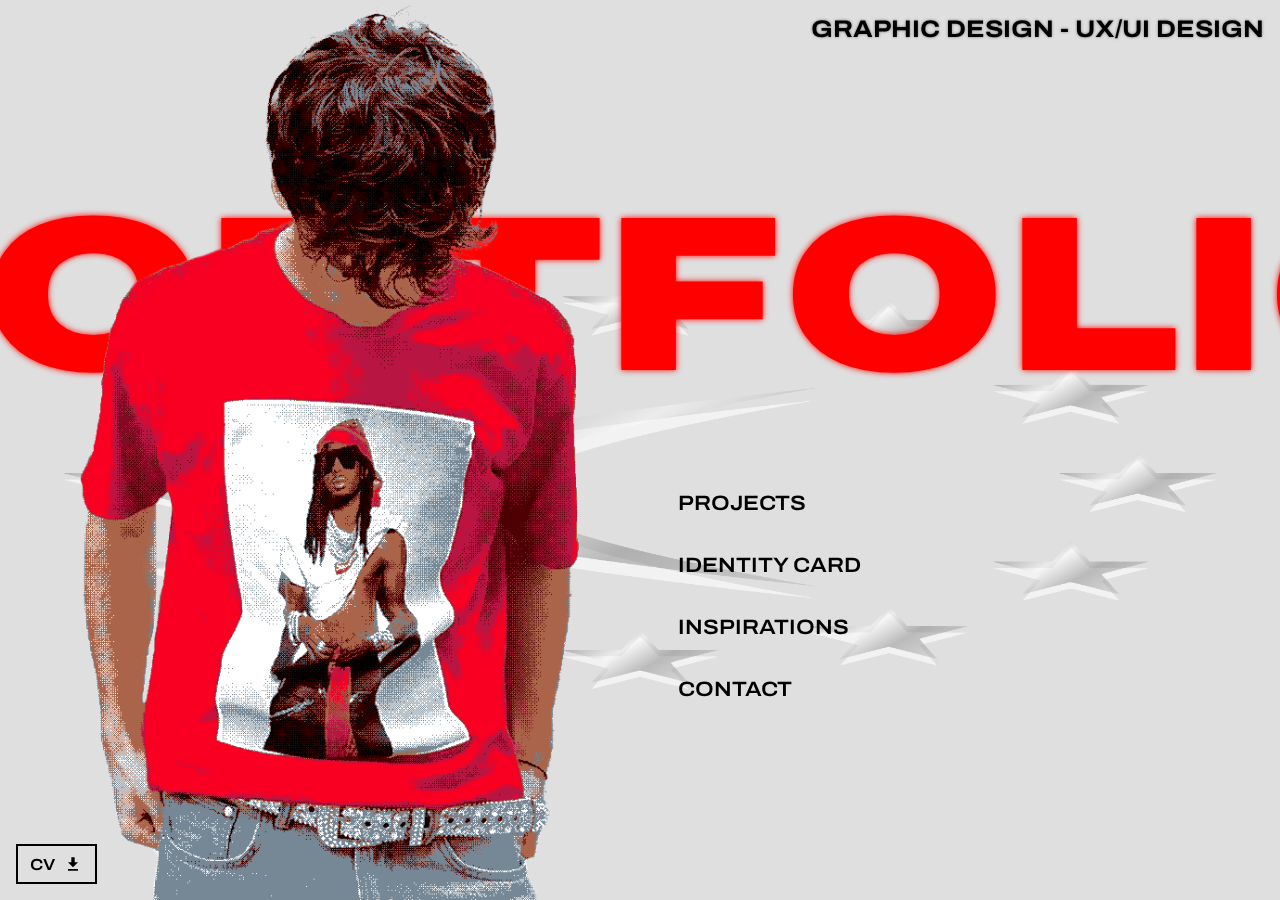
<file: index.html>
<!DOCTYPE html>
<html lang="en">
  <head>
    <meta charset="UTF-8" />
    <meta name="viewport" content="width=device-width, initial-scale=1.0" />
    <title>Sommary</title>

    <link rel="preconnect" href="https://fonts.googleapis.com" />
    <link rel="preconnect" href="https://fonts.gstatic.com" crossorigin />
    <link
      href="https://fonts.googleapis.com/css2?family=Google+Sans+Code:wght@300..800&display=swap"
      rel="stylesheet"
    />

    <link rel="preconnect" href="https://fonts.googleapis.com" />
    <link rel="preconnect" href="https://fonts.gstatic.com" crossorigin />
    <link
      href="https://fonts.googleapis.com/css2?family=Montserrat:ital,wght@0,100..900;1,100..900&display=swap"
      rel="stylesheet"
    />

    <link rel="preconnect" href="https://fonts.googleapis.com" />
    <link rel="preconnect" href="https://fonts.gstatic.com" crossorigin />
    <link
      href="https://fonts.googleapis.com/css2?family=Goldman:wght@400;700&display=swap"
      rel="stylesheet"
    />

    <link rel="preconnect" href="https://fonts.googleapis.com" />
    <link rel="preconnect" href="https://fonts.gstatic.com" crossorigin />
    <link
      href="https://fonts.googleapis.com/css2?family=Archivo:ital,wdth,wght@0,62..125,100..900;1,62..125,100..900&display=swap"
      rel="stylesheet"
    />

    <link rel="stylesheet" href="./assets/css/accueil.css" />
  </head>
  <body>
    <!-- Div de fond avec texte -->
    <div class="background-text">
      <h1 class="backTitle">Portfolio</h1>
    </div>

    <section>
      <div class="couverture">
        <a href="./assets/doc/cv-final.pdf" class="cv" download
          >CV
          <svg xmlns="http://www.w3.org/2000/svg" viewBox="0 0 24 24">
            <!-- Icône de téléchargement -->
            <path d="M12 16l-6-6h4V4h4v6h4l-6 6zm-6 2h12v2H6v-2z" />
          </svg>
        </a>
      </div>

      <nav>
        <h1>Graphic design - UX/UI design</h1>
        <div class="boutonNav">
          <a href="projets.html">projects</a>
          <a href="card.html">identity card</a>
          <a href="">inspirations</a>
          <a href="contact.html">contact</a>
        </div>
      </nav>
    </section>
  </body>
</html>
</file>
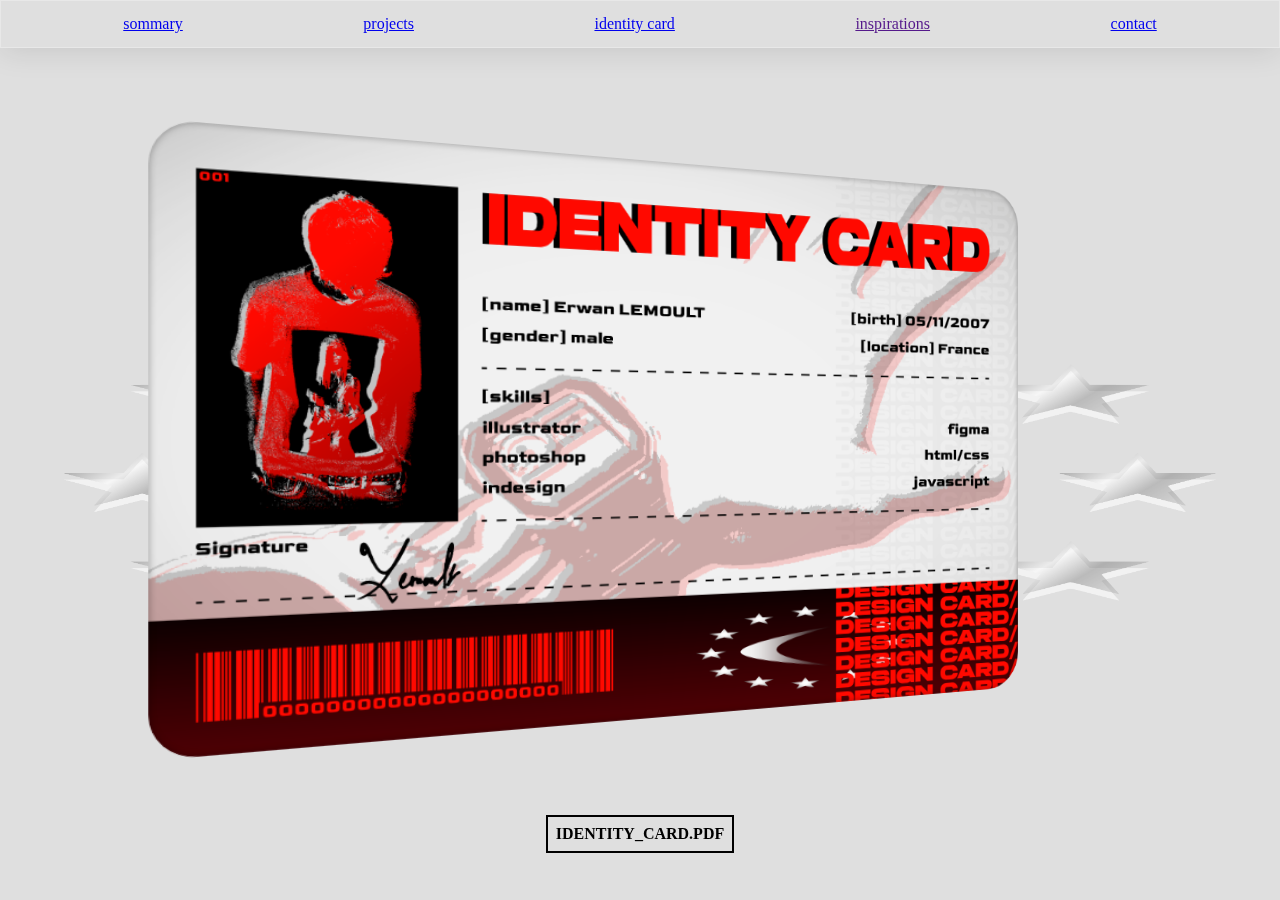
<file: card.html>
<!DOCTYPE html>
<html lang="en">
  <head>
    <meta charset="UTF-8" />
    <meta name="viewport" content="width=device-width, initial-scale=1.0" />
    <title>Identity card</title>

    <link rel="preconnect" href="https://fonts.googleapis.com" />
    <link rel="preconnect" href="https://fonts.gstatic.com" crossorigin />
    <link
      href="https://fonts.googleapis.com/css2?family=Archivo:ital,wdth,wght@0,62..125,100..900;1,62..125,100..900&display=swap"
      rel="stylesheet"
    />

    <link rel="stylesheet" href="./assets/css/card.css" />
  </head>
  <body>
    <div class="background"></div>
    <header>
      <a href="acceuil.html">sommary</a>
      <a href="projets.html">projects</a>
      <a href="card.html">identity card</a>
      <a href="">inspirations</a>
      <a href="contact.html">contact</a>
    </header>

    <div class="card">
      <div class="card-inner">
        <div class="card-front"></div>
        <div class="card-back"></div>
      </div>
    </div>
    <a id="card" href="./assets/doc/identity_card.pdf" target="_blank"
      >identity_card.pdf</a
    >
    <script src="./assets/js/card.js" defer></script>
  </body>
</html>
</file>
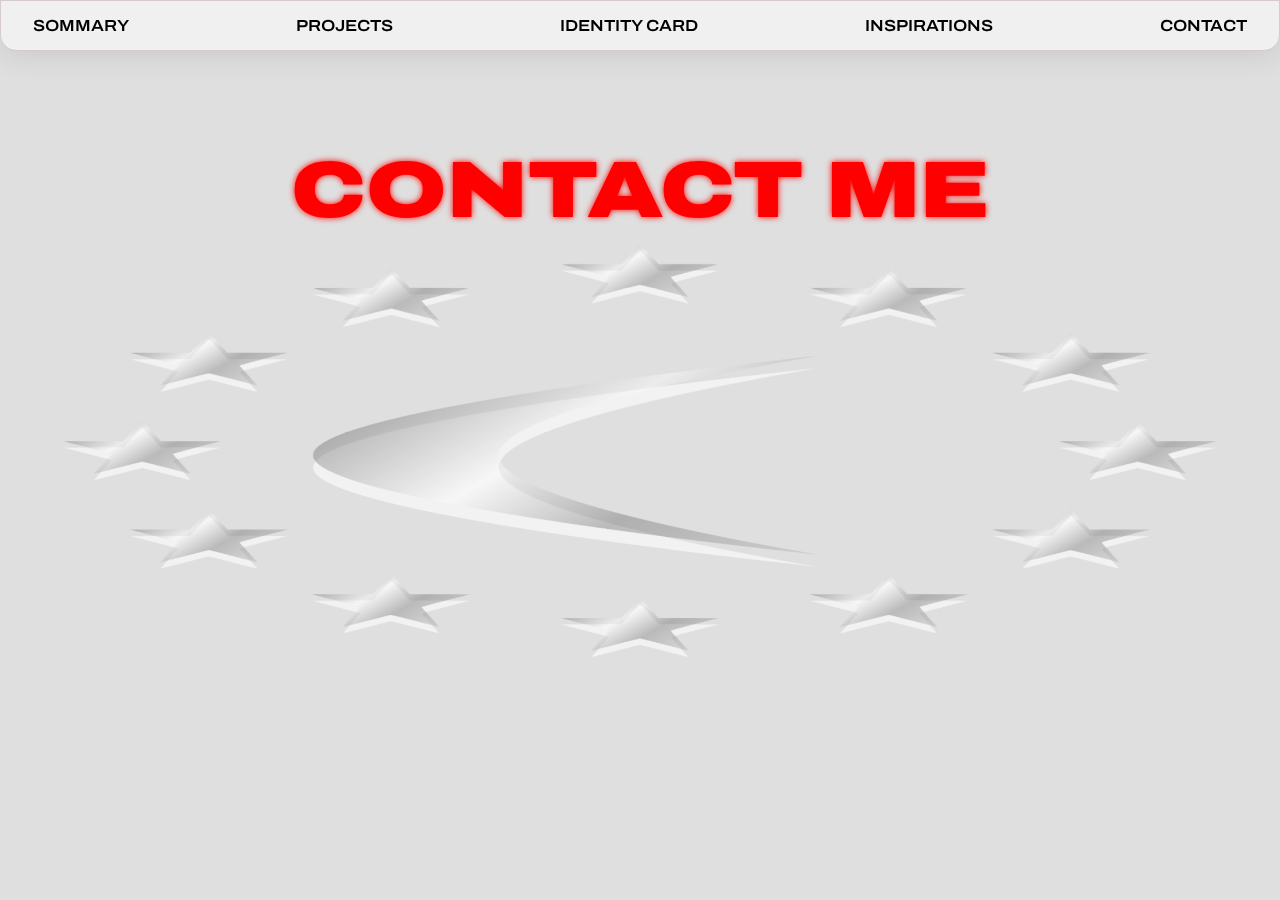
<file: contact.html>
<!doctype html>
<html lang="en">
  <head>
    <meta charset="UTF-8" />
    <meta name="viewport" content="width=device-width, initial-scale=1.0" />
    <title>Contact</title>

    <link rel="preconnect" href="https://fonts.googleapis.com" />
    <link rel="preconnect" href="https://fonts.gstatic.com" crossorigin />
    <link
      href="https://fonts.googleapis.com/css2?family=Archivo:ital,wdth,wght@0,62..125,100..900;1,62..125,100..900&display=swap"
      rel="stylesheet"
    />

    <link rel="stylesheet" href="./assets/css/contact.css" />
  </head>
  <body>
    <div class="background"></div>

    <header>
      <a href="index.html">sommary</a>
      <a href="projets.html">projects</a>
      <a href="card.html">identity card</a>
      <a href="">inspirations</a>
      <a href="contact.html">contact</a>
    </header>
<h1>Contact me</h1>
    <section>
        <div class="links">
            <div>
                
            </div>
        </div>

      <div></div>
    </section>
  </body>
</html>
</file>
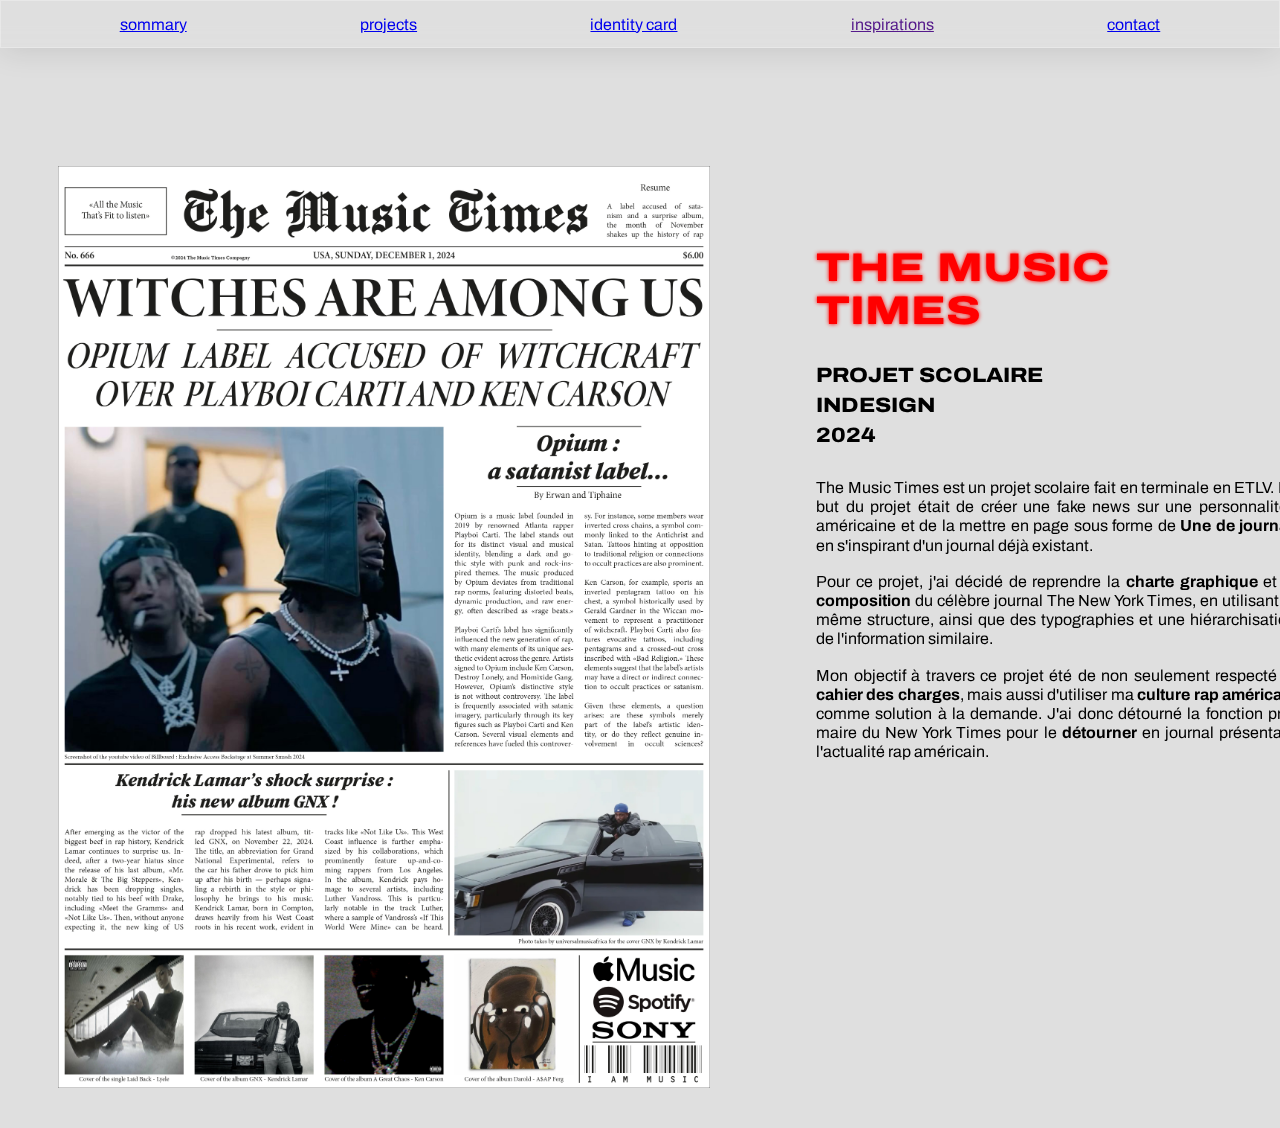
<file: assets/projects.page/journal.html>
<!doctype html>
<html lang="en">
  <head>
    <meta charset="UTF-8" />
    <meta name="viewport" content="width=device-width, initial-scale=1.0" />
    <title>Document</title>

    <link rel="preconnect" href="https://fonts.googleapis.com" />
    <link rel="preconnect" href="https://fonts.gstatic.com" crossorigin />
    <link
      href="https://fonts.googleapis.com/css2?family=Archivo:ital,wdth,wght@0,62..125,100..900;1,62..125,100..900&display=swap"
      rel="stylesheet"
    />

    <link rel="stylesheet" href="./css/journal.css" />
  </head>
  <body>
    <header>
      <a href="/index.html">sommary</a>
      <a href="/projets.html">projects</a>
      <a href="/card.html">identity card</a>
      <a href="">inspirations</a>
      <a href="/contact.html">contact</a>
    </header>

    <section>
      <div id="picture">
        <div><img src="./img/page de j.jpg" alt="" /></div>
      </div>
      <div id="text">
        <h1>The Music Times</h1>
        <h3>Projet scolaire</h3>
        <h3>Indesign</h3>
        <h3>2024</h3>
        <div>
          <p>
            The Music Times est un projet scolaire fait en terminale en ETLV. Le
            but du projet était de créer une fake news sur une personnalités
            américaine et de la mettre en page sous forme de
            <span class="bold">Une de journal</span>, en s'inspirant d'un
            journal déjà existant.
          </p>
          <br />
          <p>
            Pour ce projet, j'ai décidé de reprendre la
            <span class="bold">charte graphique</span> et la
            <span class="bold">composition</span> du célèbre journal The New
            York Times, en utilisant la même structure, ainsi que des
            typographies et une hiérarchisation de l'information similaire.
          </p>
          <br />
          <p>
            Mon objectif à travers ce projet été de non seulement respecté le
            <span class="bold">cahier des charges</span>, mais aussi d'utiliser
            ma <span class="bold">culture rap américain</span> comme solution à
            la demande. J'ai donc détourné la fonction primaire du New York
            Times pour le <span class="bold">détourner</span> en journal
            présentant l'actualité rap américain.
          </p>
        </div>
        <div class="imageText">
          <div class="cover"></div>
          <div class="cover"></div>
        </div>
      </div>
    </section>
  </body>
</html>
</file>
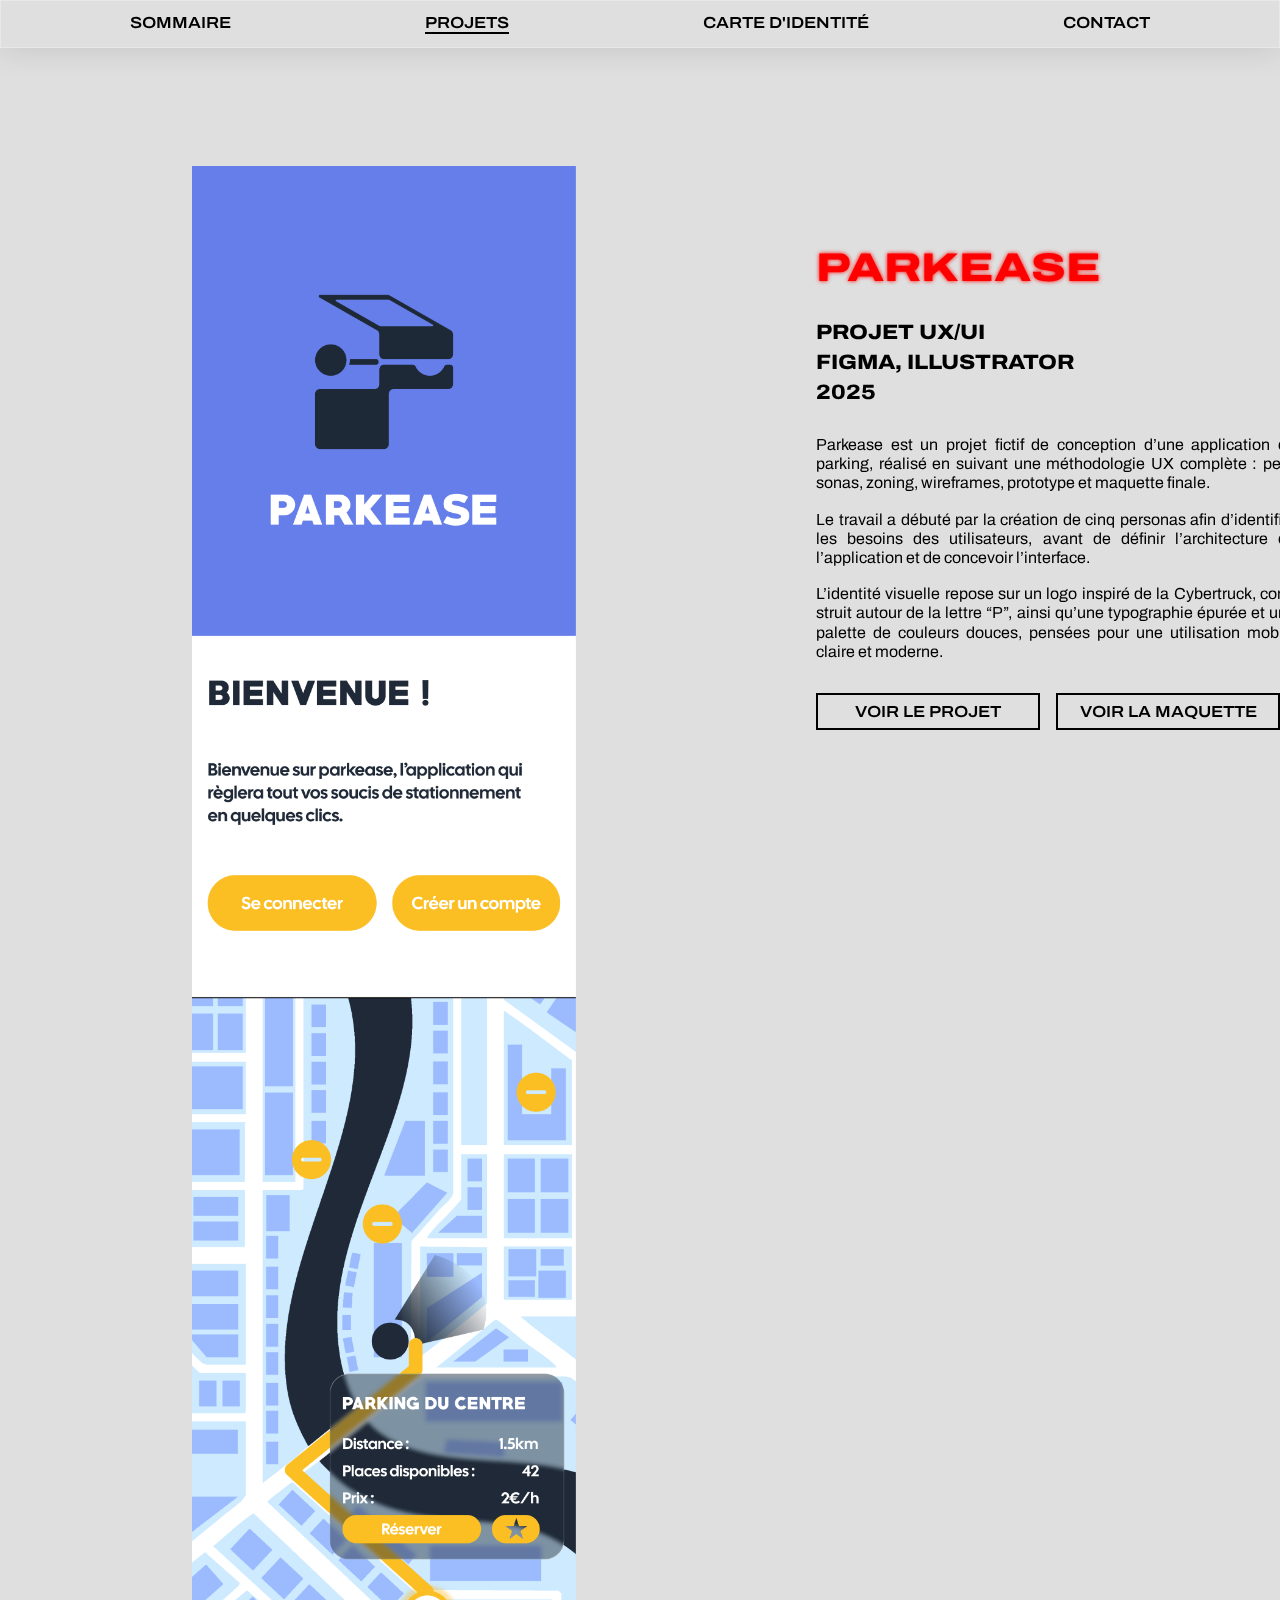
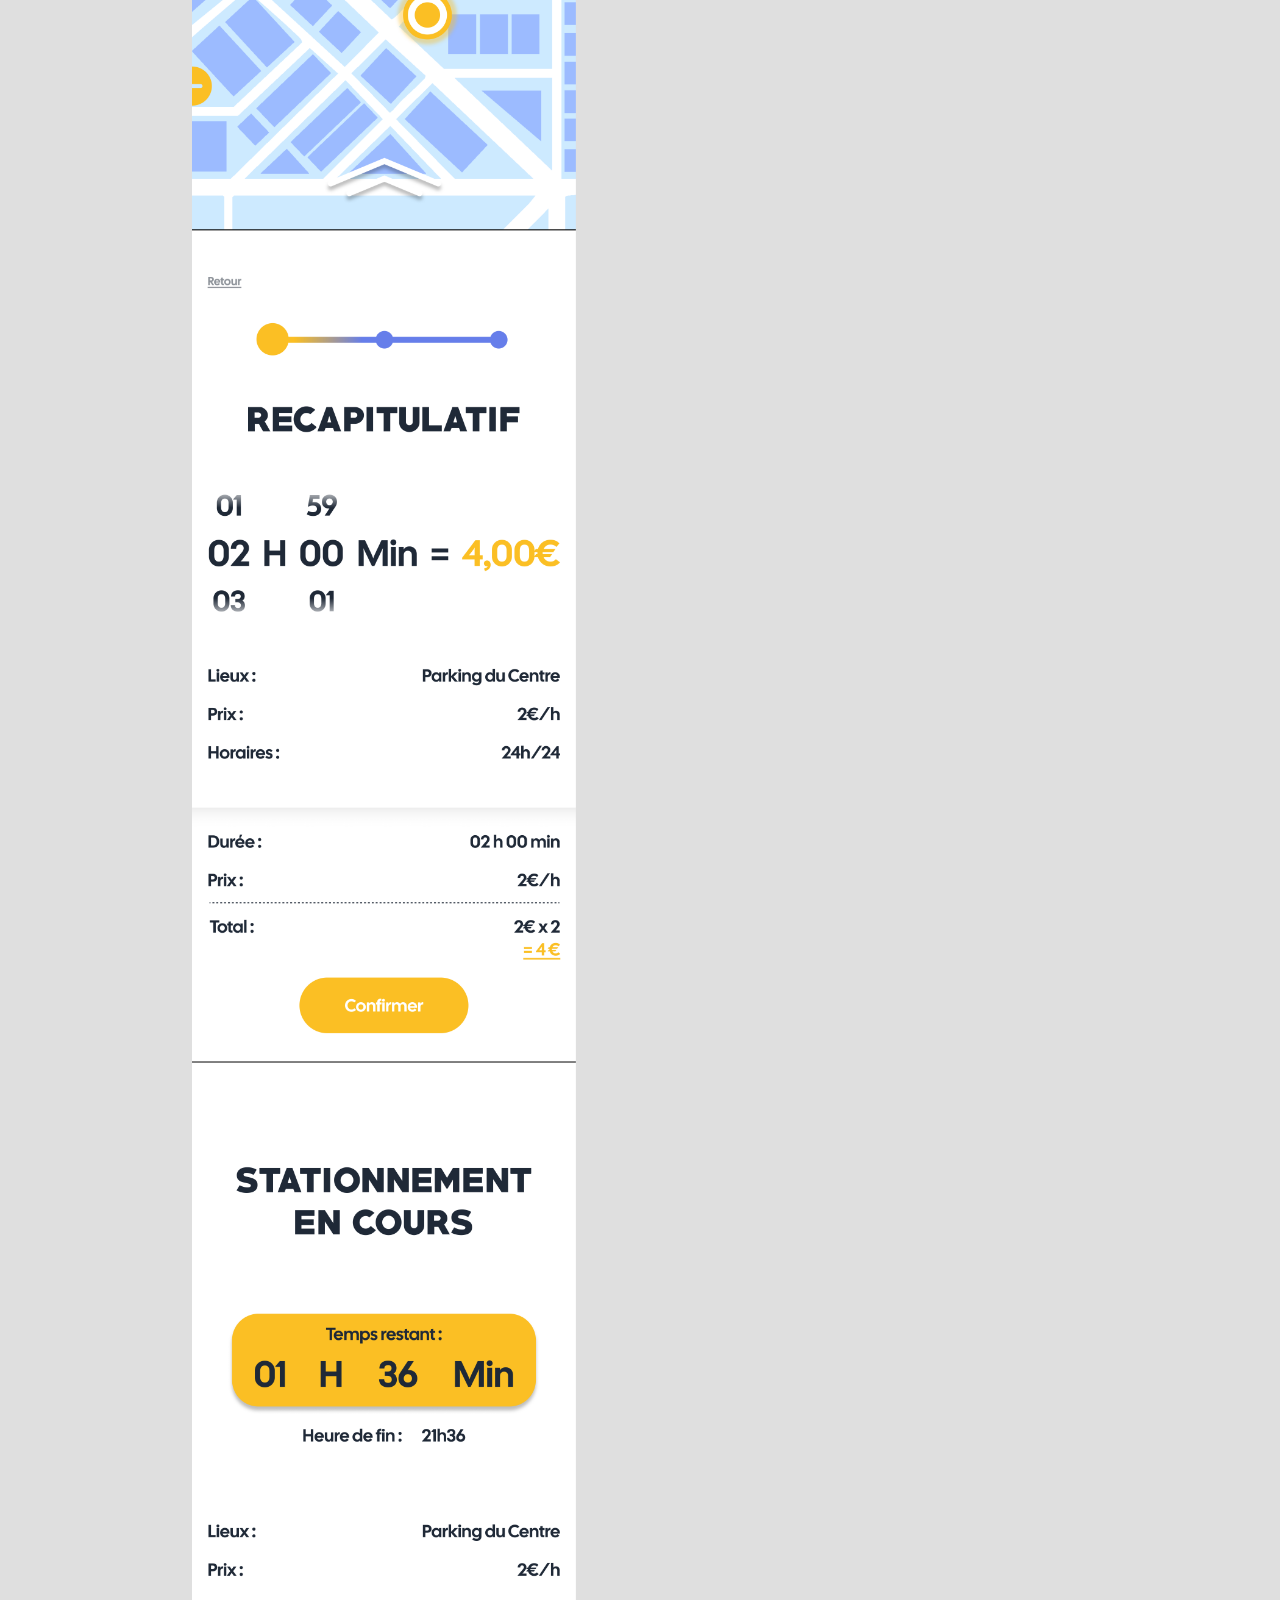
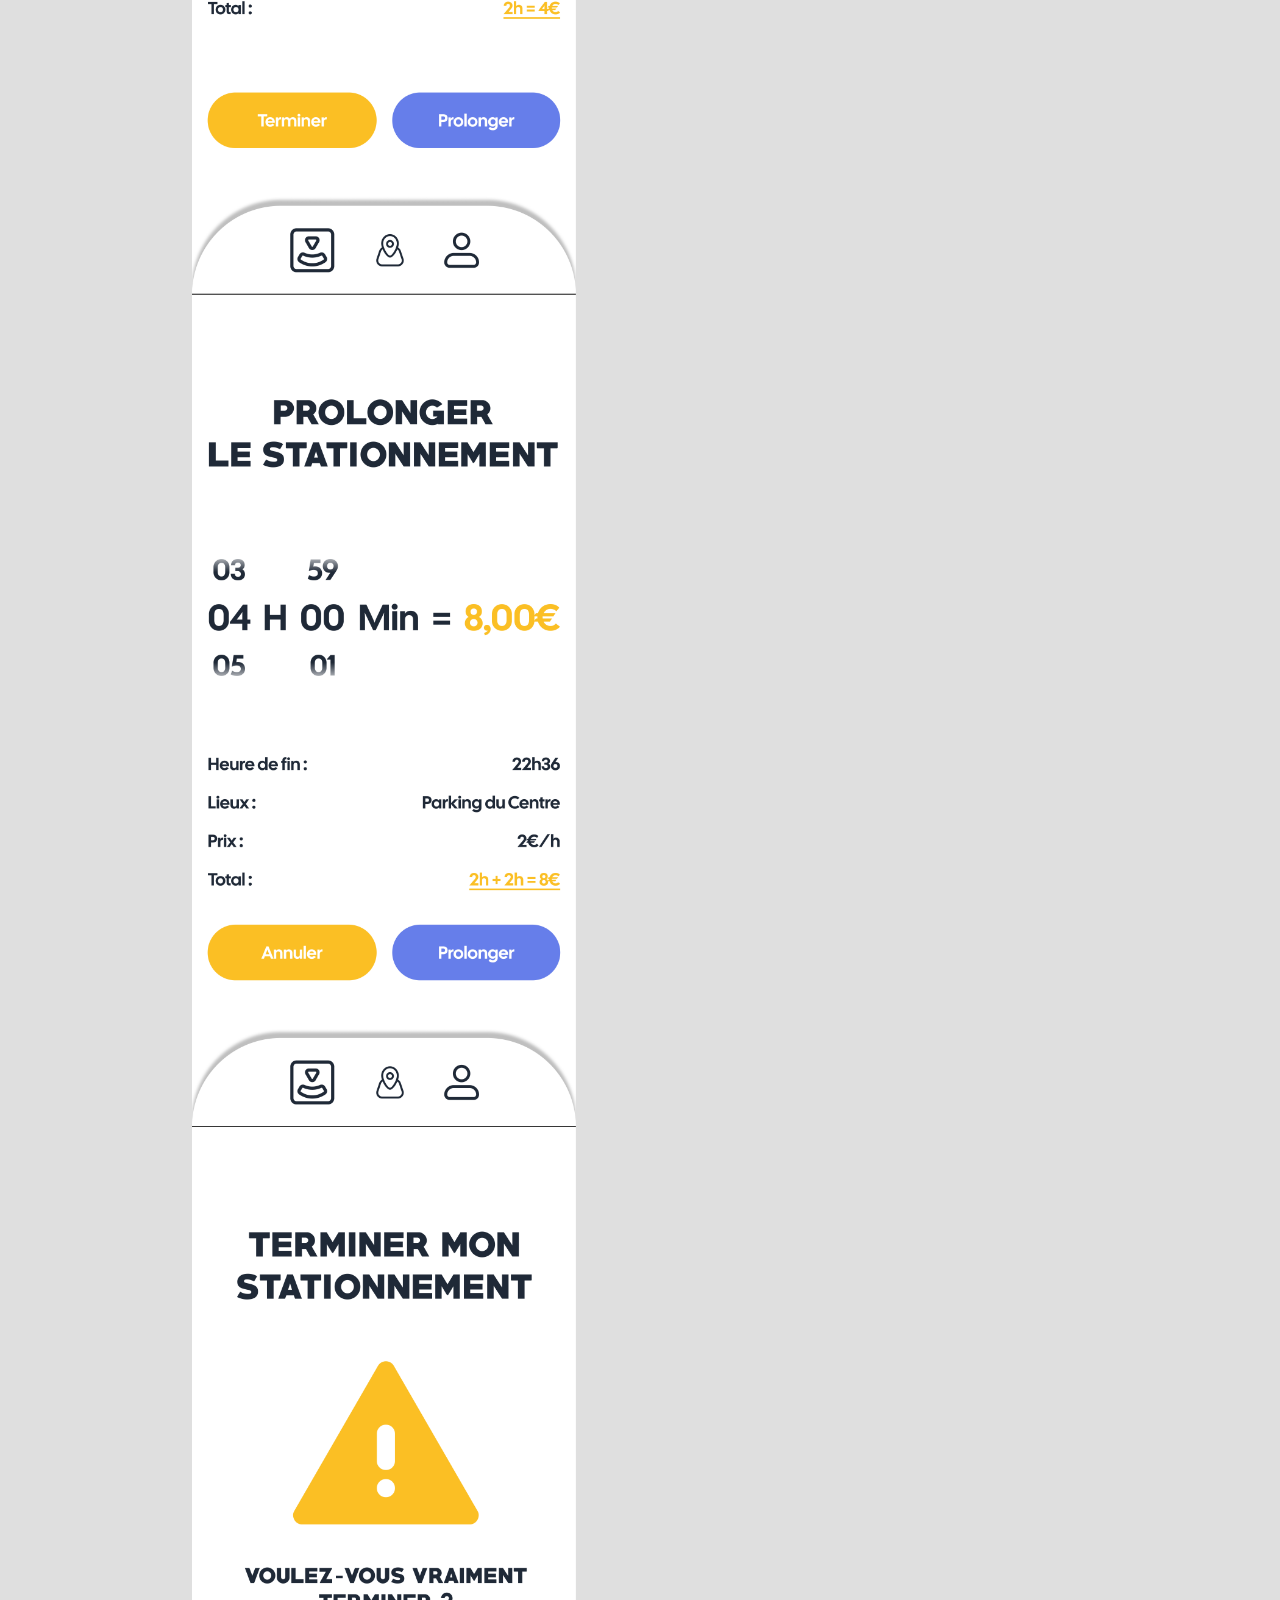
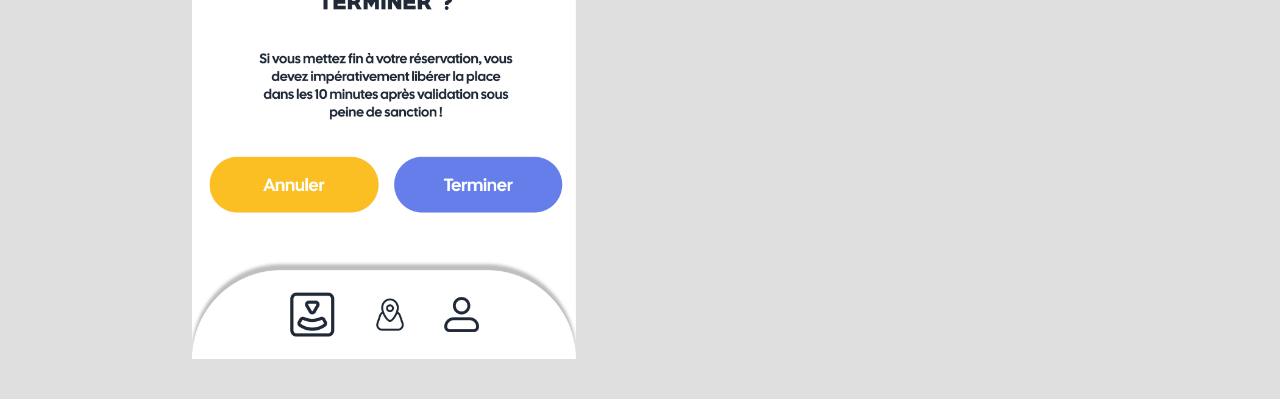
<file: assets/projects.page/parkease.html>
<!doctype html>
<html lang="en">
  <head>
    <meta charset="UTF-8" />
    <meta name="viewport" content="width=device-width, initial-scale=1.0" />
    <title>Parkease</title>

    <link rel="preconnect" href="https://fonts.googleapis.com" />
    <link rel="preconnect" href="https://fonts.gstatic.com" crossorigin />
    <link
      href="https://fonts.googleapis.com/css2?family=Archivo:ital,wdth,wght@0,62..125,100..900;1,62..125,100..900&display=swap"
      rel="stylesheet"
    />

    <link rel="stylesheet" href="./css/parkease.css" />
  </head>
  <body>
    <header>
      <a href="index.html" class="btn_head">sommaire</a>
      <a href="projets.html" class="btn_head active">projets</a>
      <a href="card.html" class="btn_head">carte d'identité</a>
      <a href="contact.html" class="btn_head">contact</a>
    </header>

    <section>
      <div id="picture">
        <div><img src="./img/maquette_parkease.png" alt="" /></div>
      </div>
      <div id="text">
        <div>
          <h1>Parkease</h1>
          <h3>Projet UX/UI</h3>
          <h3>Figma, Illustrator</h3>
          <h3>2025</h3>

          <p>
            Parkease est un projet fictif de conception d’une application de
            parking, réalisé en suivant une méthodologie UX complète : personas,
            zoning, wireframes, prototype et maquette finale.
          </p>
          <br />
          <p>
            Le travail a débuté par la création de cinq personas afin
            d’identifier les besoins des utilisateurs, avant de définir
            l’architecture de l’application et de concevoir l’interface.
          </p>
          <br />
          <p>
            L’identité visuelle repose sur un logo inspiré de la Cybertruck,
            construit autour de la lettre “P”, ainsi qu’une typographie épurée
            et une palette de couleurs douces, pensées pour une utilisation
            mobile claire et moderne.
          </p>
          <div id="boutons">
            <a
              href="https://www.figma.com/proto/NEbIsV8Zf0jZYTgNvkZ5cB/Sans-titre?page-id=0%3A1&node-id=1-1008&viewport=501%2C40%2C0.17&t=1qjVvFKjO86k2A8G-1&scaling=scale-down&content-scaling=fixed"
              target="_blank"
              class="site"
              >Voir le projet</a
            >
            <a
              href="https://www.figma.com/proto/NEbIsV8Zf0jZYTgNvkZ5cB/Sans-titre?page-id=0%3A1&node-id=1-1008&viewport=501%2C40%2C0.17&t=1qjVvFKjO86k2A8G-1&scaling=scale-down&content-scaling=fixed"
              target="_blank"
              class="site"
              >Voir la maquette</a
            >
          </div>
        </div>
      </div>
    </section>
  </body>
</html>
</file>
<file: assets/css/accueil.css>
* {
  box-sizing: border-box;
  margin: 0;
  padding: 0;
  font-family: "Archivo";
}

:root {
  --black: rgb(0, 0, 0);
  --grey: rgb(15, 15, 15);
  --white: #dfdfdf;
  --red: red;
}

body {
  background-color: var(--white);
  color: var(--black);
  position: relative;
  min-height: 100vh;
}

/*BACK----------------------------------------*/

.background-text {
  top: 2rem;
  position: fixed;
  width: 100vw;
  height: 100vh;
  display: flex;
  justify-content: center;
  z-index: 0;
  pointer-events: none;
  font-weight: 700;
  color: rgba(255, 255, 255, 0.05);
  text-transform: uppercase;
  background-image: url(../img/logo.me4.png);
  background-repeat: no-repeat;
  background-size: 90%;
  background-position: center;
}

.backTitle {
  font-size: 13.8rem;
  font-weight: 1000;
  font-stretch: ultra-expanded;
  margin-top: 10vw;
  color: var(--red);
  text-shadow: 0px 0px 6px red;
}

/*BACK----------------------------------------*/

section {
  display: flex;
  flex-direction: row;
  position: relative;
  z-index: 1;
}

/*NAVIGATION----------------------------------*/

h1 {
  text-align: right;
  text-transform: uppercase;
  font-weight: 700;
  font-size: 1.5rem;
  color: var(--black);
  font-stretch: semi-expanded;
  margin: 0;
  padding: 1rem;
  text-shadow: 0px 0px 3px rgb(116, 116, 116);
}

nav {
  width: 50vw;
  height: 100vh;
  background-color: transparent;
  display: flex;
  flex-direction: column;
  justify-content: space-between;
  padding-bottom: 10rem;
}

.boutonNav {
  display: flex;
  flex-direction: column;
  align-items: flex-start;
}

.boutonNav a {
  text-decoration: none;
  color: var(--black);
  margin-bottom: 2rem;
  margin-left: 2rem;
  font-size: 1.3rem;
  width: fit-content;
  padding: 0 0.4rem 0.5rem 0.4rem;
  transition: all 0.4s ease;
  background-color: transparent;
  position: relative;
  font-weight: 600;
  text-transform: uppercase;
  font-stretch: semi-expanded;
}

.boutonNav a::after {
  content: "";
  position: absolute;
  bottom: 0;
  left: 0;
  width: 0;
  height: 2px;
  background-color: var(--black);
  transition: width 0.4s ease;
}

.boutonNav a:hover {
  font-size: 1.4rem;
  transform: translateX(10px);
}

.boutonNav a:hover::after {
  width: 100%;
}

/*NAVIGATION----------------------------------*/

/*COUVERTURE + CV-----------------------------*/

.couverture {
  background-color: transparent;
  background-image: url(../img/effect1.png);
  background-size: contain;
  background-repeat: no-repeat;
  background-position: center;
  width: 50vw;
  height: 100vh;
  display: flex;
  align-items: flex-end;
}

.cv {
  display: flex;
  align-items: center;
  gap: 0.5rem;
  margin: 1rem;
  width: fit-content;
  border: solid 2px var(--black);
  padding: 0.5rem 0.75rem;
  text-decoration: none;
  color: var(--black);
  font-size: 1rem;
  transition: 0.3s;
  background-color: transparent;
  text-transform: uppercase;
  font-stretch: semi-expanded;
  font-weight: 600;
}

.cv svg {
  width: 20px;
  height: 20px;
  fill: var(--black);
  transition: 0.3s;
}

.cv:hover {
  background-color: var(--red);
  border-color: var(--red);
  color: var(--white);
  font-weight: 700;
}

.cv:hover svg {
  fill: var(--white);
}

/*COUVERTURE + CV-----------------------------*/
</file>
<file: assets/css/card.css>
* {
  box-sizing: border-box;
  margin: 0;
  padding: 0;
  font-family: "Montserrat";
}

::-webkit-scrollbar {
  display: none;
}

:root {
  --black: rgb(0, 0, 0);
  --grey2: rgb(172, 172, 172);
  --grey: rgb(205, 205, 205);
  --white: rgb(223, 223, 223);
  --red: red;
}

body {
  background-color: var(--white);
  color: var(--black);
}

.background {
  top: 2rem;
  position: fixed;
  width: 100vw;
  height: 100vh;
  display: flex;
  justify-content: center;
  z-index: 0;
  pointer-events: none;
  font-weight: 700;
  color: rgba(255, 255, 255, 0.05);
  text-transform: uppercase;
  background-image: url(../img/logo.me4.png);
  background-repeat: no-repeat;
  background-size: 90%;
  background-position: center;
  z-index: -1;
}

/*HEADER------------------------------------------------*/

header {
  background: transparent;
  box-shadow: 0 4px 30px rgba(0, 0, 0, 0.1);
  backdrop-filter: blur(11.6px);
  -webkit-backdrop-filter: blur(11.6px);
  border: 1px solid rgba(255, 255, 255, 0.3);
  display: flex;
  flex-direction: row;
  align-items: center;
  justify-content: space-around;
  padding: 1rem 2rem;
  transition: all 0.4s ease;
  position: sticky;
  top: 0;
  z-index: 100;
  height: 3rem;
}

.btn_head {
  text-decoration: none;
  color: var(--black);
  font-size: 1rem;
  transition: 0.4s;
  background-color: transparent;
  text-transform: uppercase;
  font-family: "Archivo";
  font-stretch: semi-expanded;
  font-weight: 600;
  position: relative;  /* Ajouté pour le positionnement du ::after */
  padding-bottom: 0.2rem;  /* Espace pour la ligne */
}

.btn_head::after {
  content: "";
  position: absolute;
  bottom: 0;
  left: 0;
  width: 0;
  height: 2px;
  background-color: var(--black);
  transition: width 0.4s ease;
}

.btn_head:hover {
  font-weight: 700;
}

.btn_head:hover::after {
  width: 100%;
}

.btn_head.active::after {
  width: 100%;  /* Le trait est visible en permanence */
}
/*HEADER------------------------------------------------*/

/*CARD--------------------------------------------------*/
.card {
  width: 55.887rem;
  height: 34.9415625rem;
  margin: 7rem auto 0;
  perspective: 1000px;
  cursor: pointer;
}
.card-inner {
  position: relative;
  width: 100%;
  height: 100%;
  transition: transform 1s;
  transform-style: preserve-3d;
}

.card-front,
.card-back {
  border-radius: 40px;
  position: absolute;
  width: 100%;
  height: 100%;
  backface-visibility: hidden;
  display: flex;
  align-items: center;
  justify-content: center;
  background-color: transparent;
  box-shadow: inset 0 0 6px rgba(0, 0, 0, 0.35);
}

.card-front {
  background-image: url(../doc/front_card_final.png);
  background-size: cover;
  background-repeat: no-repeat;
  background-position: center;
}

.card-back {
  background-image: url(../doc/back_card_final.png);
  background-size: cover;
  background-repeat: no-repeat;
  transform: rotateY(180deg);
}
/*CARD--------------------------------------------------*/

#card {
  display: block;
  text-align: center;
  margin: auto;
  margin-top: 6rem;
  width: fit-content;
  border: solid 2px var(--black);
  padding: 0.5rem;
  text-decoration: none;
  color: var(--black);
  font-size: 1rem;
  transition: 0.3s;
  background-color: transparent;
  text-transform: uppercase;
  font-stretch: semi-expanded;
  font-weight: 600;
}

#card:hover {
  background-color: var(--red);
  color: var(--white);
  border-color: var(--red);
  font-weight: 700;
}
</file>
<file: assets/css/contact.css>
* {
  box-sizing: border-box;
  margin: 0;
  padding: 0;
  font-family: "Archivo";
}

::-webkit-scrollbar {
  display: none;
}

:root {
  --black: rgb(0, 0, 0);
  --grey2: rgb(172, 172, 172);
  --grey: rgb(205, 205, 205);
  --white: rgb(223, 223, 223);
  --red: red;
}

body {
  background-color: var(--white);
  color: var(--black);
}

.background {
  position: fixed;
  width: 100vw;
  height: 100vh;
  display: flex;
  justify-content: center;
  z-index: 0;
  pointer-events: none;
  font-weight: 700;
  color: rgba(255, 255, 255, 0.05);
  text-transform: uppercase;
  background-image: url(../img/logo.me4.png);
  background-repeat: no-repeat;
  background-size: 90%;
  background-position: center;
  z-index: -1;
}

/*HEADER------------------------------------------------*/

header {
  background: rgba(255, 255, 255, 0.534);
  border-bottom-right-radius: 16px;
  border-bottom-left-radius: 16px;
  box-shadow: 0 4px 30px rgba(0, 0, 0, 0.1);
  backdrop-filter: blur(11.6px);
  -webkit-backdrop-filter: blur(11.6px);
  border: 1px solid rgba(149, 117, 117, 0.3);
  display: flex;
  flex-direction: row;
  align-items: center;
  justify-content: space-between;
  padding: 1rem 2rem;
  transition: all 0.4s ease;
  position: sticky;
  top: 0;
  z-index: 100;
}

a {
  text-decoration: none;
  color: var(--black);
  font-size: 1rem;
  transition: 0.4s;
  background-color: transparent;
  text-transform: uppercase;
  font-family: "Archivo";
  font-stretch: semi-expanded;
  font-weight: 600;
}

a:hover {
  font-weight: 700;
}
/*HEADER------------------------------------------------*/

h1 {
  font-weight: 1000;
  font-stretch: ultra-expanded;
  font-family: "Archivo";
  padding-top: 6rem;
  text-transform: uppercase;
  text-align: center;
  font-size: 5rem;
  padding-bottom: 4rem;
  color: var(--red);
  text-shadow: 0px 0px 6px red;
}
</file>
<file: assets/projects.page/css/journal.css>
* {
  box-sizing: border-box;
  margin: 0;
  padding: 0;
  font-family: "Archivo";
}

::-webkit-scrollbar {
  display: none;
}

:root {
  --black: rgb(0, 0, 0);
  --grey2: rgb(172, 172, 172);
  --grey: rgb(205, 205, 205);
  --white: rgb(223, 223, 223);
  --red: red;
}

body {
  background-color: var(--white);
  color: var(--black);
  display: flex;
  flex-direction: column;
  height: 100vh;
  overflow-x: hidden;
}

.background {
  position: fixed;
  width: 100vw;
  height: 100vh;
  display: flex;
  justify-content: center;
  z-index: 0;
  pointer-events: none;
  font-weight: 700;
  color: rgba(255, 255, 255, 0.05);
  text-transform: uppercase;
  background-image: url(../img/logo.me4.png);
  background-repeat: no-repeat;
  background-size: 90%;
  background-position: center;
  z-index: -1;
}

section {
  display: flex;
  flex-direction: row;
  position: relative;
  z-index: 1;
}

/*HEADER------------------------------------------------*/

header {
  background: transparent;
  box-shadow: 0 4px 30px rgba(0, 0, 0, 0.1);
  backdrop-filter: blur(11.6px);
  -webkit-backdrop-filter: blur(11.6px);
  border: 1px solid rgba(255, 255, 255, 0.3);
  display: flex;
  flex-direction: row;
  align-items: center;
  justify-content: space-around;
  padding: 1rem 2rem;
  transition: all 0.4s ease;
  position: sticky;
  top: 0;
  z-index: 100;
  height: 3rem;
}

.btn_head {
  text-decoration: none;
  color: var(--black);
  font-size: 1rem;
  transition: 0.4s;
  background-color: transparent;
  text-transform: uppercase;
  font-family: "Archivo";
  font-stretch: semi-expanded;
  font-weight: 600;
  position: relative;  /* Ajouté pour le positionnement du ::after */
  padding-bottom: 0.2rem;  /* Espace pour la ligne */
}

.btn_head::after {
  content: "";
  position: absolute;
  bottom: 0;
  left: 0;
  width: 0;
  height: 2px;
  background-color: var(--black);
  transition: width 0.4s ease;
}

.btn_head:hover {
  font-weight: 700;
}

.btn_head:hover::after {
  width: 100%;
}

.btn_head.active::after {
  width: 100%;  /* Le trait est visible en permanence */
}
/*HEADER------------------------------------------------*/
#picture img {
  max-width: 85%; /* ou la largeur souhaitée */
  height: auto;
  display: block;
  margin: 0 auto;
}
#picture {
  background-color: transparent;
  width: 60vw;
  height: auto;
  display: flex;
  flex-direction: column;
  margin-top: 6vh;
  padding-top: 4rem;
}

#picture div {
  width: 100%;
  height: auto;
  padding-bottom: 2.5rem;
}

#text {
  margin-top: 12rem;
  padding-left: 3rem;
  position: fixed;
  right: 0;
  top: 6vh;
  width: 40vw;
  height: calc(100vh - 6vh);
  background-color: transparent;
  overflow-y: auto;
}

h1 {
  font-size: 2.5rem;
  text-transform: uppercase;
  font-stretch: expanded;
  font-weight: 800;
  color: var(--red);
  text-shadow: 0px 0px 4px red;
  padding-bottom: 2rem;
}

h3 {
  font-size: 1.3rem;
  text-transform: uppercase;
  font-stretch: semi-expanded;
  font-weight: 800;
  color: var(--black);
  padding-bottom: 0.5rem;
  width: 30rem;
}

#text :nth-child(4) {
  margin-bottom: 1.5rem;
}

p {
  width: 30rem;
  line-height: 1.2rem;
  text-align: justify;
  hyphens: auto;
}

.imageText {
  margin-top: 5rem;
  display: flex;
  flex-direction: row;
  justify-content: space-between;
  width: 30rem;
}

.cover {
  width: 47%;
  aspect-ratio: 1 / 1;
}

.imageText div:nth-child(1) {
  background-repeat: no-repeat;
  background-size: contain;
}

.imageText div:nth-child(2) {
  background-repeat: no-repeat;
  background-size: contain;
}

.bold{
  font-weight: 700;
}
</file>
<file: assets/projects.page/css/parkease.css>
* {
  box-sizing: border-box;
  margin: 0;
  padding: 0;
  font-family: "Archivo";
}

::-webkit-scrollbar {
  display: none;
}

:root {
  --black: rgb(0, 0, 0);
  --grey2: rgb(172, 172, 172);
  --grey: rgb(205, 205, 205);
  --white: rgb(223, 223, 223);
  --red: red;
}

body {
  background-color: var(--white);
  color: var(--black);
  display: flex;
  flex-direction: column;
  height: 100vh;
  overflow-x: hidden;
  padding-top: 3rem; /* Hauteur du header */
}

.background {
  position: fixed;
  width: 100vw;
  height: 100vh;
  display: flex;
  justify-content: center;
  z-index: 0;
  pointer-events: none;
  font-weight: 700;
  color: rgba(255, 255, 255, 0.05);
  text-transform: uppercase;
  background-image: url(../img/logo.me4.png);
  background-repeat: no-repeat;
  background-size: 90%;
  background-position: center;
  z-index: -1;
}

section {
  display: flex;
  flex-direction: row;
  position: relative;
  z-index: 1;
}

/*HEADER------------------------------------------------*/

header {
  background: transparent;
  box-shadow: 0 4px 30px rgba(0, 0, 0, 0.1);
  backdrop-filter: blur(11.6px);
  -webkit-backdrop-filter: blur(11.6px);
  border: 1px solid rgba(255, 255, 255, 0.3);
  display: flex;
  flex-direction: row;
  align-items: center;
  justify-content: space-around;
  padding: 1rem 2rem;
  transition: all 0.4s ease;
  position: fixed; /* Changé de sticky à fixed */
  top: 0;
  left: 0; /* Ajouté */
  right: 0; /* Ajouté */
  z-index: 1000;
  height: 3rem;
}

.btn_head {
  text-decoration: none;
  color: var(--black);
  font-size: 1rem;
  transition: 0.4s;
  background-color: transparent;
  text-transform: uppercase;
  font-family: "Archivo";
  font-stretch: semi-expanded;
  font-weight: 600;
  position: relative;  /* Ajouté pour le positionnement du ::after */
  padding-bottom: 0.2rem;  /* Espace pour la ligne */
}

.btn_head::after {
  content: "";
  position: absolute;
  bottom: 0;
  left: 0;
  width: 0;
  height: 2px;
  background-color: var(--black);
  transition: width 0.4s ease;
}

.btn_head:hover {
  font-weight: 700;
}

.btn_head:hover::after {
  width: 100%;
}

.btn_head.active::after {
  width: 100%;  /* Le trait est visible en permanence */
}
/*HEADER------------------------------------------------*/
#picture img {
  max-width: 50%; /* ou la largeur souhaitée */
  height: auto;
  display: block;
  margin: 0 auto;
}
#picture {
  background-color: transparent;
  width: 60vw;
  height: auto;
  display: flex;
  flex-direction: column;
  margin-top: 6vh;
  padding-top: 4rem;
}

#picture div {
  width: 100%;
  height: auto;
  padding-bottom: 2.5rem;
}

#text {
  margin-top: 12rem;
  padding-left: 3rem;
  position: fixed;
  right: 0;
  top: 6vh;
  width: 40vw;
  height: calc(100vh - 6vh);
  background-color: transparent;
  overflow-y: auto;
}

h1 {
  font-size: 2.5rem;
  text-transform: uppercase;
  font-stretch: expanded;
  font-weight: 800;
  color: var(--red);
  text-shadow: 0px 0px 4px red;
  padding-bottom: 2rem;
}

h3 {
  font-size: 1.3rem;
  text-transform: uppercase;
  font-stretch: semi-expanded;
  font-weight: 800;
  color: var(--black);
  padding-bottom: 0.5rem;
  width: 30rem;
}

#text :nth-child(4) {
  margin-bottom: 1.5rem;
}

p {
  width: 30rem;
  line-height: 1.2rem;
  text-align: justify;
  hyphens: auto;
}

.imageText {
  margin-top: 5rem;
  display: flex;
  flex-direction: row;
  justify-content: space-between;
  width: 30rem;
}

.cover {
  width: 47%;
  aspect-ratio: 1 / 1;
}

.imageText div:nth-child(1) {
  background-repeat: no-repeat;
  background-size: contain;
}

.bold{
  font-weight: 700;
}

#boutons {
    display: flex;
    gap: 1rem;

}

.site {
  display: flex;
  justify-content: center;
  gap: 0.5rem;
  margin: 2rem 0;
  width: 14.5rem;
  border: solid 2px var(--black);
  padding: 0.5rem 0.75rem;
  text-decoration: none;
  color: var(--black);
  font-size: 1rem;
  transition: 0.3s;
  background-color: transparent;
  text-transform: uppercase;
  font-stretch: semi-expanded;
  font-weight: 600;
}

.site:hover {
  background-color: var(--red);
  border-color: var(--red);
  color: var(--white);
  font-weight: 700;
}
</file>
